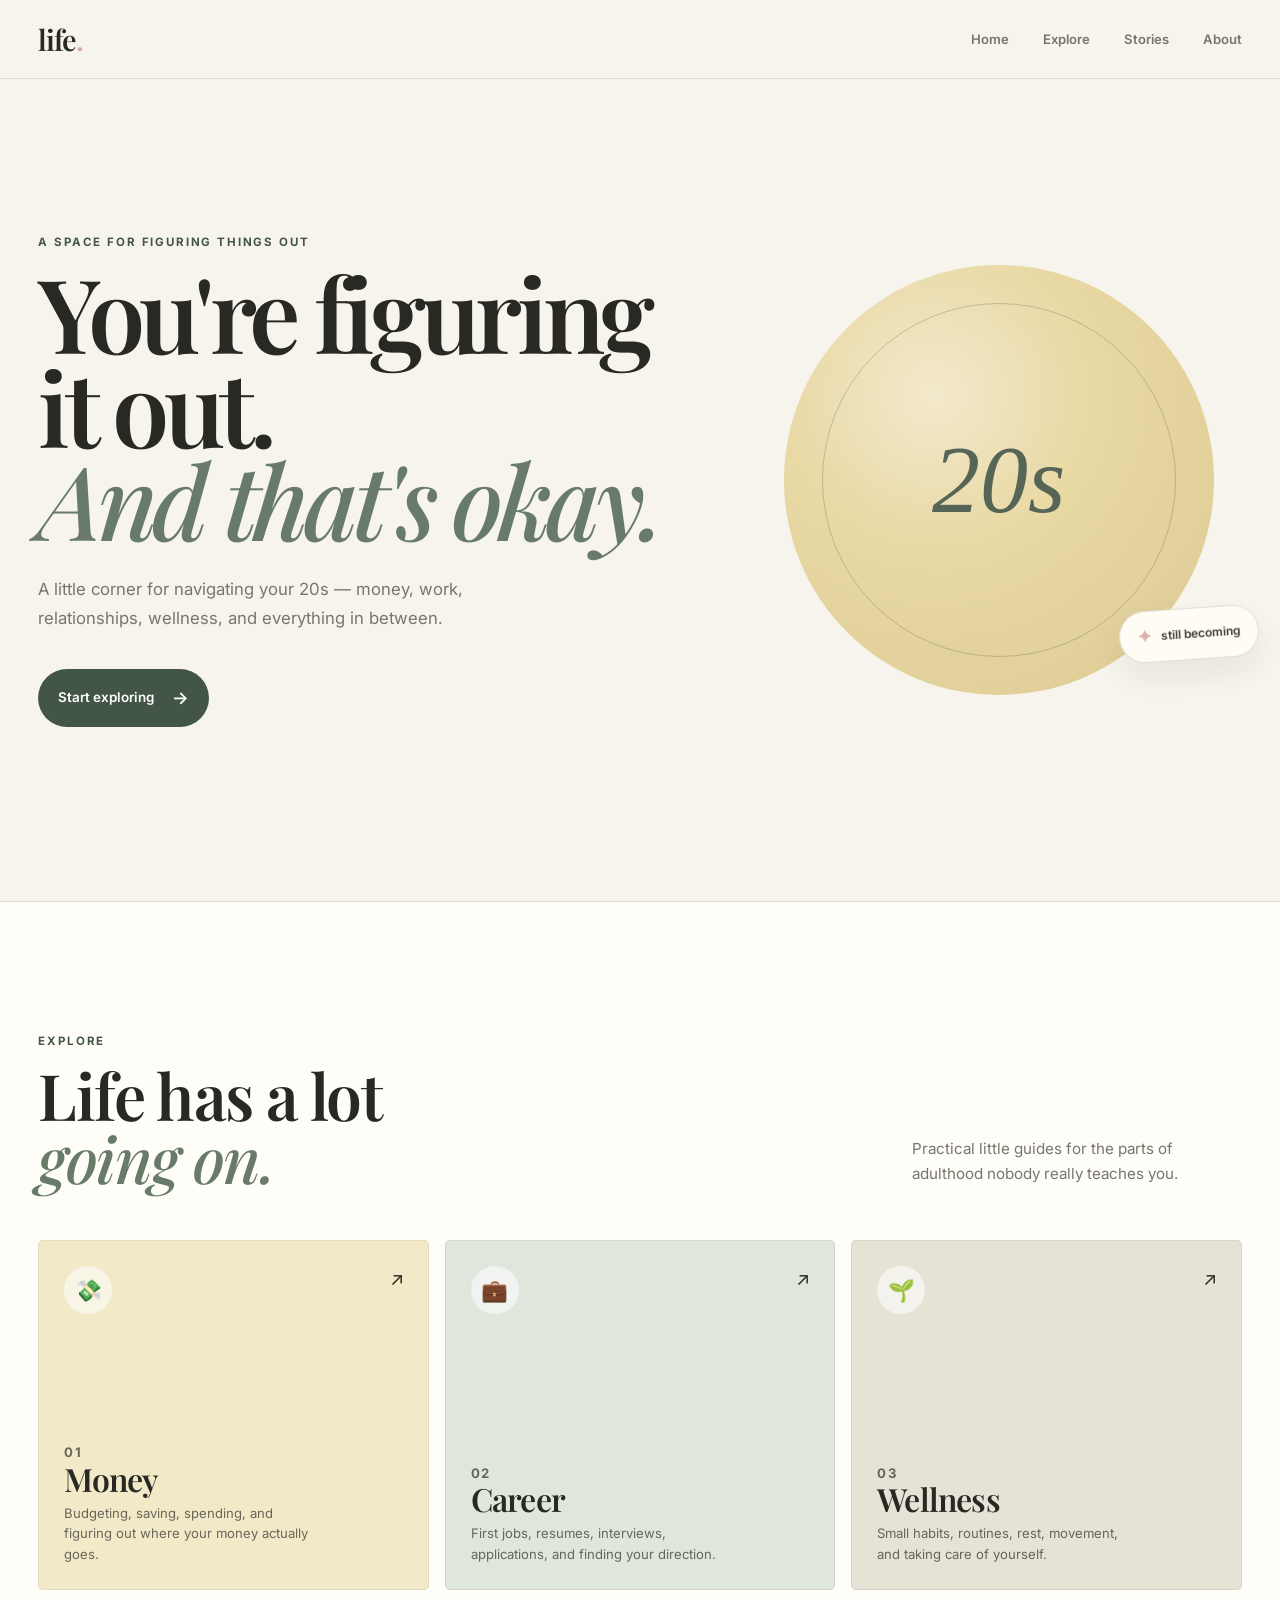
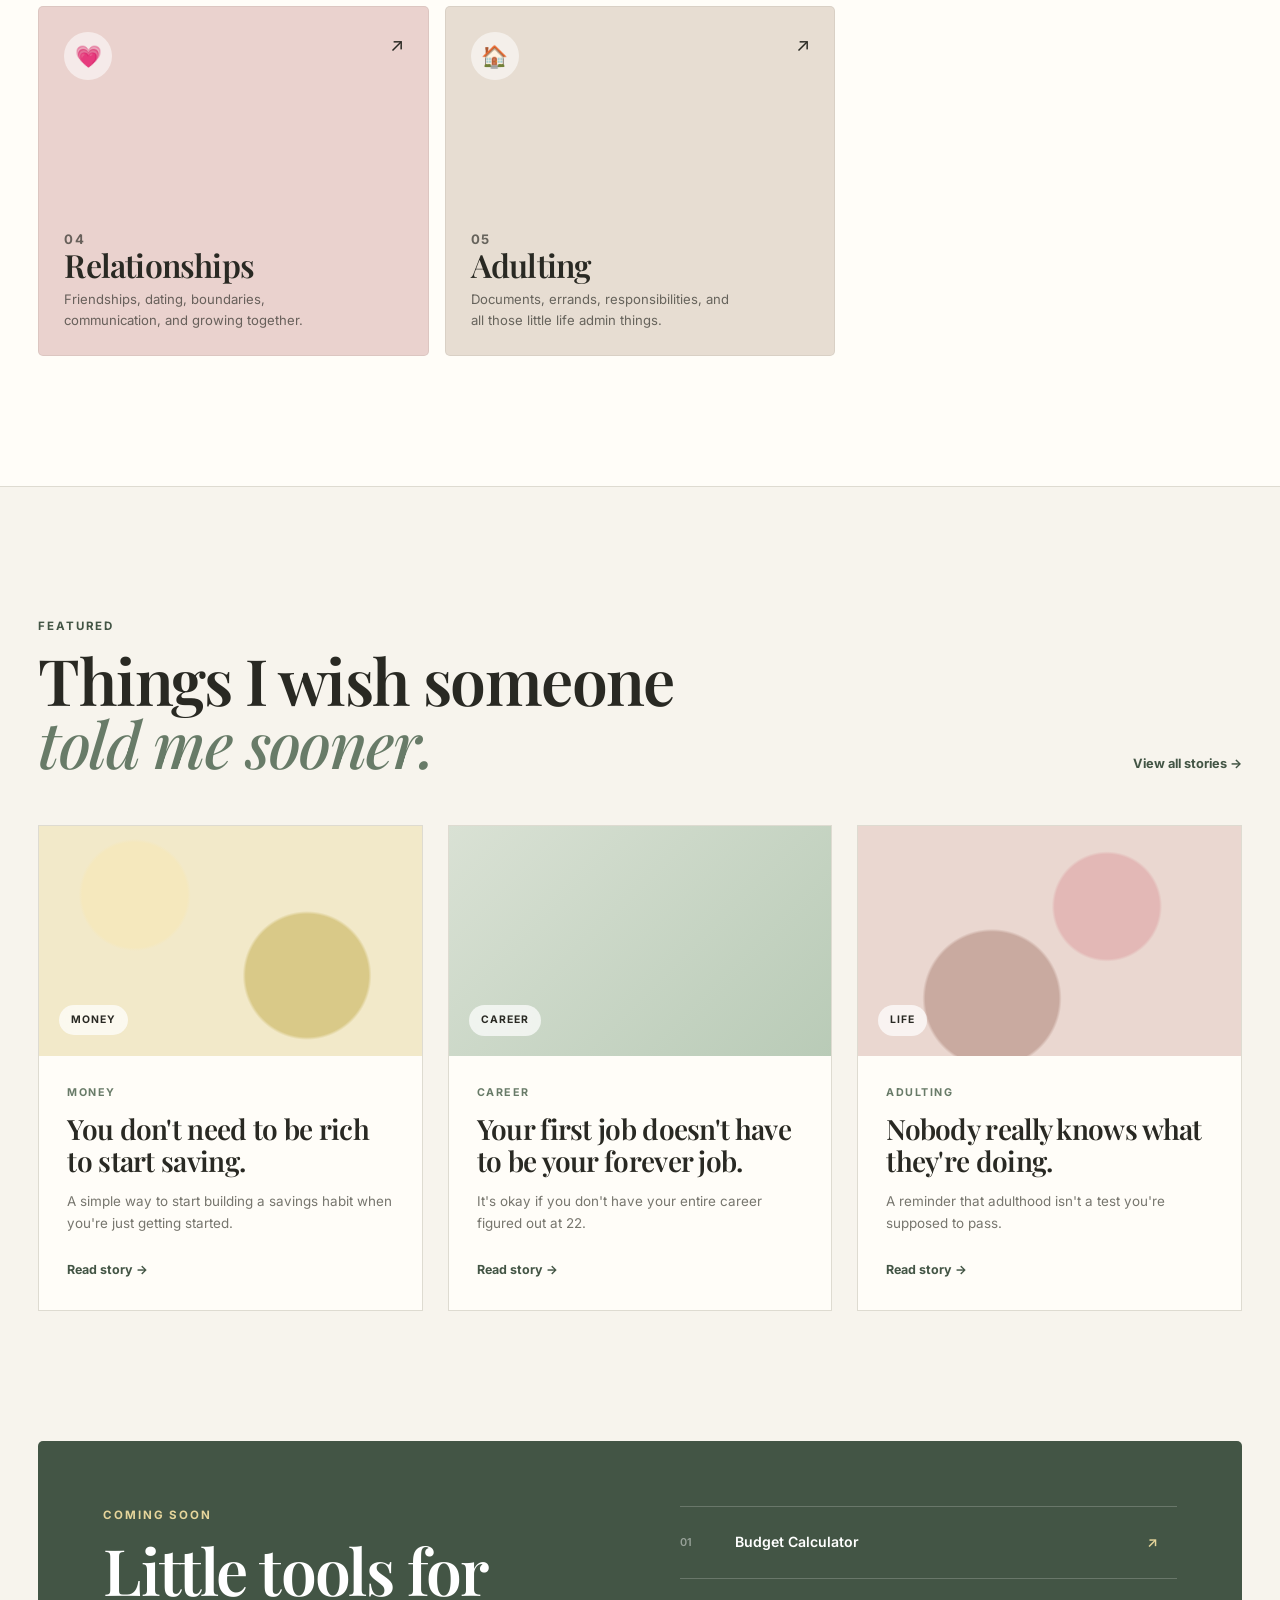
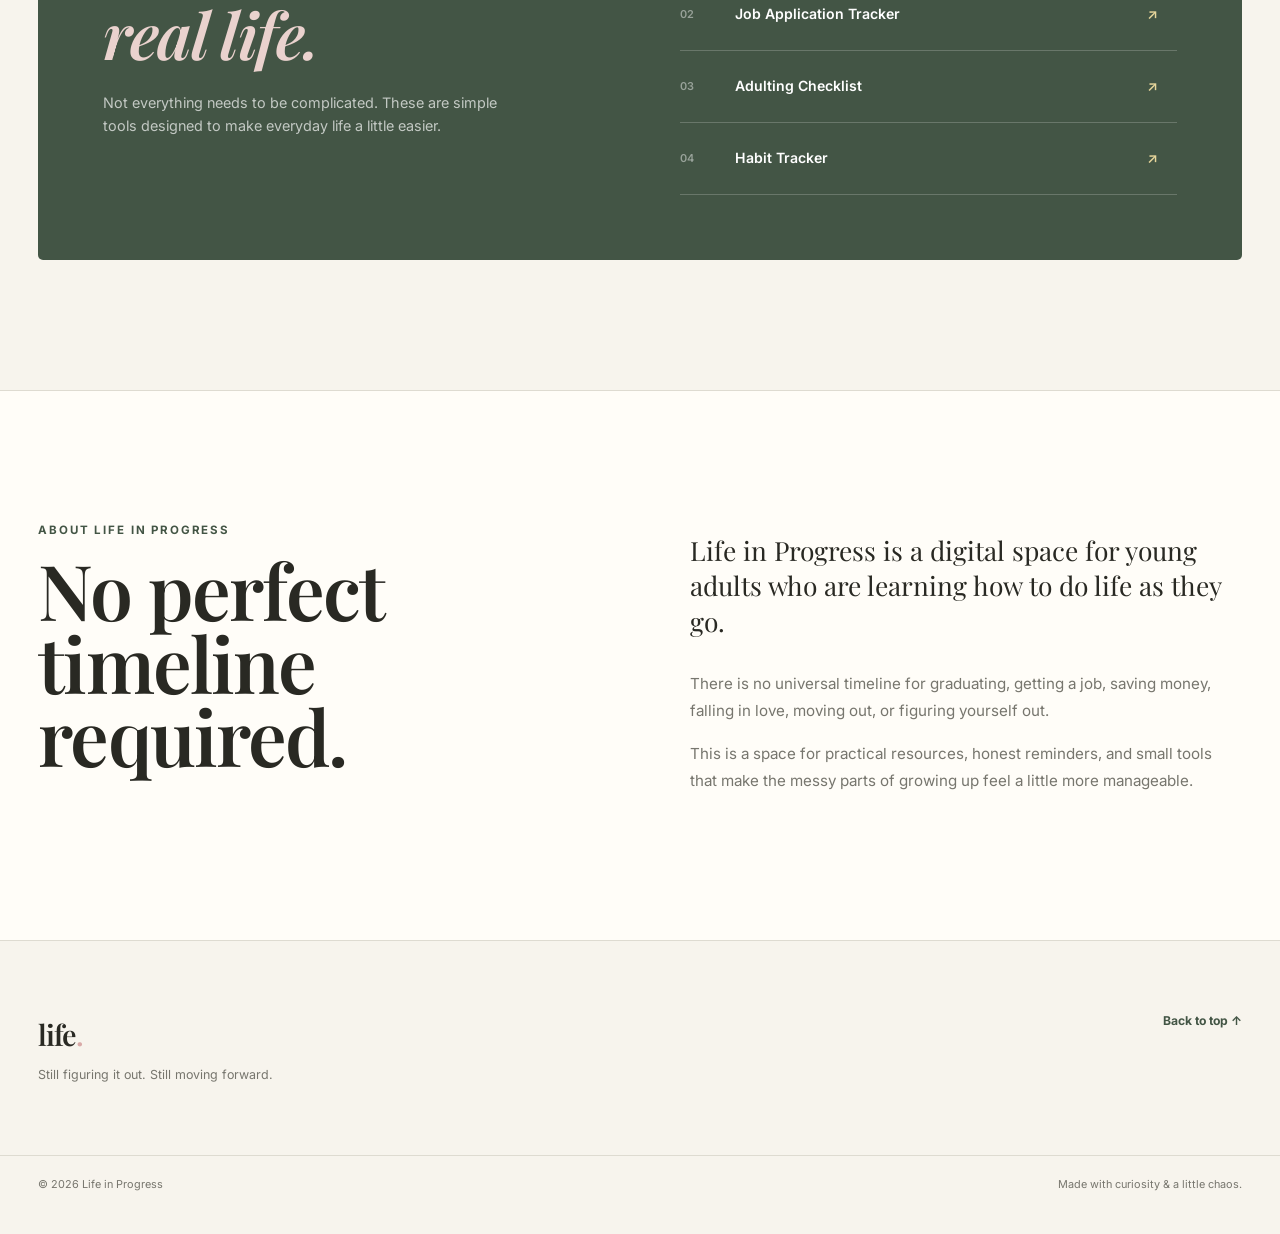
<file: home.html>
<!DOCTYPE html>
<html lang="en">
<head>
    <meta charset="UTF-8">
    <meta name="viewport" content="width=device-width, initial-scale=1.0">

    <title>Life in Progress</title>

    <!-- Google Fonts -->
    <link rel="preconnect" href="https://fonts.googleapis.com">
    <link rel="preconnect" href="https://fonts.gstatic.com" crossorigin>    

   <link href="https://fonts.googleapis.com/css2?family=Inter:wght@400;500;600;700&family=Playfair+Display:ital,wght@0,400;0,500;0,600;0,700;1,400;1,500;1,600;1,700&display=swap" 
   rel="stylesheet" >

    <link rel="stylesheet" href="style.css">

</head>

<body>

    <!-- =========================
         HEADER
    ========================== -->
    <header class="site-header">
    <div class="container header-inner">

        <a href="home.html" class="logo">
            life<span>.</span>
        </a>

        <nav class="main-nav">
            <a href="#home">Home</a>
            <a href="#explore">Explore</a>
            <a href="#featured">Stories</a>
            <a href="#about">About</a>
        </nav>

    </div>
</header>


    <!-- =========================
         HERO
    ========================== -->
    <main>

        <section class="hero" id="home">
            <div class="container hero-grid">

                <div class="hero-content">

                    <p class="eyebrow">
                        A SPACE FOR FIGURING THINGS OUT
                    </p>

                    <h1>
                        You're figuring it out.
                        <br>
                        <em>And that's okay.</em>
                    </h1>

                    <p class="hero-text">
                        A little corner for navigating your 20s —
                        money, work, relationships, wellness,
                        and everything in between.
                    </p>

                    <a href="#explore" class="primary-button">
                        Start exploring
                        <span>→</span>
                    </a>

                </div>

                <div class="hero-decoration">

    <div class="hero-circle">

        <div class="hero-note">
            <span>✦</span>
            still becoming
        </div>

    </div>

</div>
        </section>


        <!-- =========================
             EXPLORE
        ========================== -->
        <section class="explore-section" id="explore">

            <div class="container">

                <div class="section-heading">
                    <div>
                        <p class="eyebrow">EXPLORE</p>

                        <h2>
                            Life has a lot
                            <br>
                            <em>going on.</em>
                        </h2>
                    </div>

                    <p class="section-intro">
                        Practical little guides for the parts
                        of adulthood nobody really teaches you.
                    </p>
                </div>


                <div class="category-grid">

                    <!-- Money -->
                    <a href="#" class="category-card money-card">

                        <div class="category-icon">
                            💸
                        </div>

                        <div class="category-content">
                            <p class="category-label">
                                01
                            </p>

                            <h3>
                                Money
                            </h3>

                            <p>
                                Budgeting, saving, spending,
                                and figuring out where your
                                money actually goes.
                            </p>
                        </div>

                        <span class="card-arrow">↗</span>

                    </a>


                    <!-- Career -->
                    <a href="#" class="category-card career-card">

                        <div class="category-icon">
                            💼
                        </div>

                        <div class="category-content">
                            <p class="category-label">
                                02
                            </p>

                            <h3>
                                Career
                            </h3>

                            <p>
                                First jobs, resumes, interviews,
                                applications, and finding your
                                direction.
                            </p>
                        </div>

                        <span class="card-arrow">↗</span>

                    </a>


                    <!-- Wellness -->
                    <a href="#" class="category-card wellness-card">

                        <div class="category-icon">
                            🌱
                        </div>

                        <div class="category-content">
                            <p class="category-label">
                                03
                            </p>

                            <h3>
                                Wellness
                            </h3>

                            <p>
                                Small habits, routines, rest,
                                movement, and taking care of
                                yourself.
                            </p>
                        </div>

                        <span class="card-arrow">↗</span>

                    </a>


                    <!-- Relationships -->
                    <a href="relationship card/relationships.html" class="category-card relationship-card">

                        <div class="category-icon">
                            💗
                        </div>

                        <div class="category-content">
                            <p class="category-label">
                                04
                            </p>

                            <h3>
                                Relationships
                            </h3>

                            <p>
                                Friendships, dating, boundaries,
                                communication, and growing
                                together.
                            </p>
                        </div>

                        <span class="card-arrow">↗</span>

                    </a>


                    <!-- Adulting -->
                    <a href="#" class="category-card adulting-card">

                        <div class="category-icon">
                            🏠
                        </div>

                        <div class="category-content">
                            <p class="category-label">
                                05
                            </p>

                            <h3>
                                Adulting
                            </h3>

                            <p>
                                Documents, errands, responsibilities,
                                and all those little life admin things.
                            </p>
                        </div>

                        <span class="card-arrow">↗</span>

                    </a>

                </div>

            </div>

        </section>


        <!-- =========================
             FEATURED STORIES
        ========================== -->
        <section class="featured-section" id="featured">

            <div class="container">

                <div class="section-heading">

                    <div>
                        <p class="eyebrow">
                            FEATURED
                        </p>

                        <h2>
                            Things I wish someone
                            <br>
                            <em>told me sooner.</em>
                        </h2>
                    </div>

                    <a href="#" class="text-link">
                        View all stories →
                    </a>

                </div>


                <div class="article-grid">

                    <!-- Article 1 -->
                    <article class="article-card">

                        <div class="article-image article-image-one">
                            <span>money</span>
                        </div>

                        <div class="article-content">

                            <p class="article-category">
                                MONEY
                            </p>

                            <h3>
                                You don't need to be
                                rich to start saving.
                            </h3>

                            <p>
                                A simple way to start building
                                a savings habit when you're
                                just getting started.
                            </p>

                            <a href="#" class="article-link">
                                Read story →
                            </a>

                        </div>

                    </article>


                    <!-- Article 2 -->
                    <article class="article-card">

                        <div class="article-image article-image-two">
                            <span>career</span>
                        </div>

                        <div class="article-content">

                            <p class="article-category">
                                CAREER
                            </p>

                            <h3>
                                Your first job doesn't
                                have to be your forever job.
                            </h3>

                            <p>
                                It's okay if you don't have
                                your entire career figured out
                                at 22.
                            </p>

                            <a href="#" class="article-link">
                                Read story →
                            </a>

                        </div>

                    </article>


                    <!-- Article 3 -->
                    <article class="article-card">

                        <div class="article-image article-image-three">
                            <span>life</span>
                        </div>

                        <div class="article-content">

                            <p class="article-category">
                                ADULTING
                            </p>

                            <h3>
                                Nobody really knows
                                what they're doing.
                            </h3>

                            <p>
                                A reminder that adulthood
                                isn't a test you're supposed
                                to pass.
                            </p>

                            <a href="#" class="article-link">
                                Read story →
                            </a>

                        </div>

                    </article>

                </div>

            </div>

        </section>


        <!-- =========================
             TOOLS / COMING SOON
        ========================== -->
        <section class="tools-section">

            <div class="container">

                <div class="tools-box">

                    <div class="tools-intro">

                        <p class="eyebrow">
                            COMING SOON
                        </p>

                        <h2>
                            Little tools for
                            <em>real life.</em>
                        </h2>

                        <p>
                            Not everything needs to be complicated.
                            These are simple tools designed to make
                            everyday life a little easier.
                        </p>

                    </div>


                    <div class="tools-list">

                        <div class="tool-item">
                            <span class="tool-number">01</span>
                            <span>Budget Calculator</span>
                            <span class="tool-arrow">↗</span>
                        </div>

                        <div class="tool-item">
                            <span class="tool-number">02</span>
                            <span>Job Application Tracker</span>
                            <span class="tool-arrow">↗</span>
                        </div>

                        <div class="tool-item">
                            <span class="tool-number">03</span>
                            <span>Adulting Checklist</span>
                            <span class="tool-arrow">↗</span>
                        </div>

                        <div class="tool-item">
                            <span class="tool-number">04</span>
                            <span>Habit Tracker</span>
                            <span class="tool-arrow">↗</span>
                        </div>

                    </div>

                </div>

            </div>

        </section>


        <!-- =========================
             ABOUT
        ========================== -->
        <section class="about-section" id="about">

            <div class="container about-grid">

                <div>
                    <p class="eyebrow">
                        ABOUT LIFE IN PROGRESS
                    </p>

                    <h2>
                        No perfect
                        <br>
                        timeline required.
                    </h2>
                </div>

                <div class="about-content">

                    <p class="large-text">
                        Life in Progress is a digital space
                        for young adults who are learning
                        how to do life as they go.
                    </p>

                    <p>
                        There is no universal timeline for
                        graduating, getting a job, saving money,
                        falling in love, moving out, or figuring
                        yourself out.
                    </p>

                    <p>
                        This is a space for practical resources,
                        honest reminders, and small tools that
                        make the messy parts of growing up feel
                        a little more manageable.
                    </p>

                </div>

            </div>

        </section>

    </main>


    <!-- =========================
         FOOTER
    ========================== -->
    <footer class="site-footer">

        <div class="container footer-inner">

            <div>
                <a href="home.html" class="logo">
                    life<span>.</span>
                </a>

                <p>
                    Still figuring it out. Still moving forward.
                </p>
            </div>

            <div class="footer-right">

                <a href="#home">
                    Back to top ↑
                </a>

            </div>

        </div>

        <div class="container footer-bottom">
            <p>
                © 2026 Life in Progress
            </p>

            <p>
                Made with curiosity & a little chaos.
            </p>
        </div>

    </footer>


    <!-- JavaScript -->
    <script src="js.js"></script>

</body>
</html>
</file>
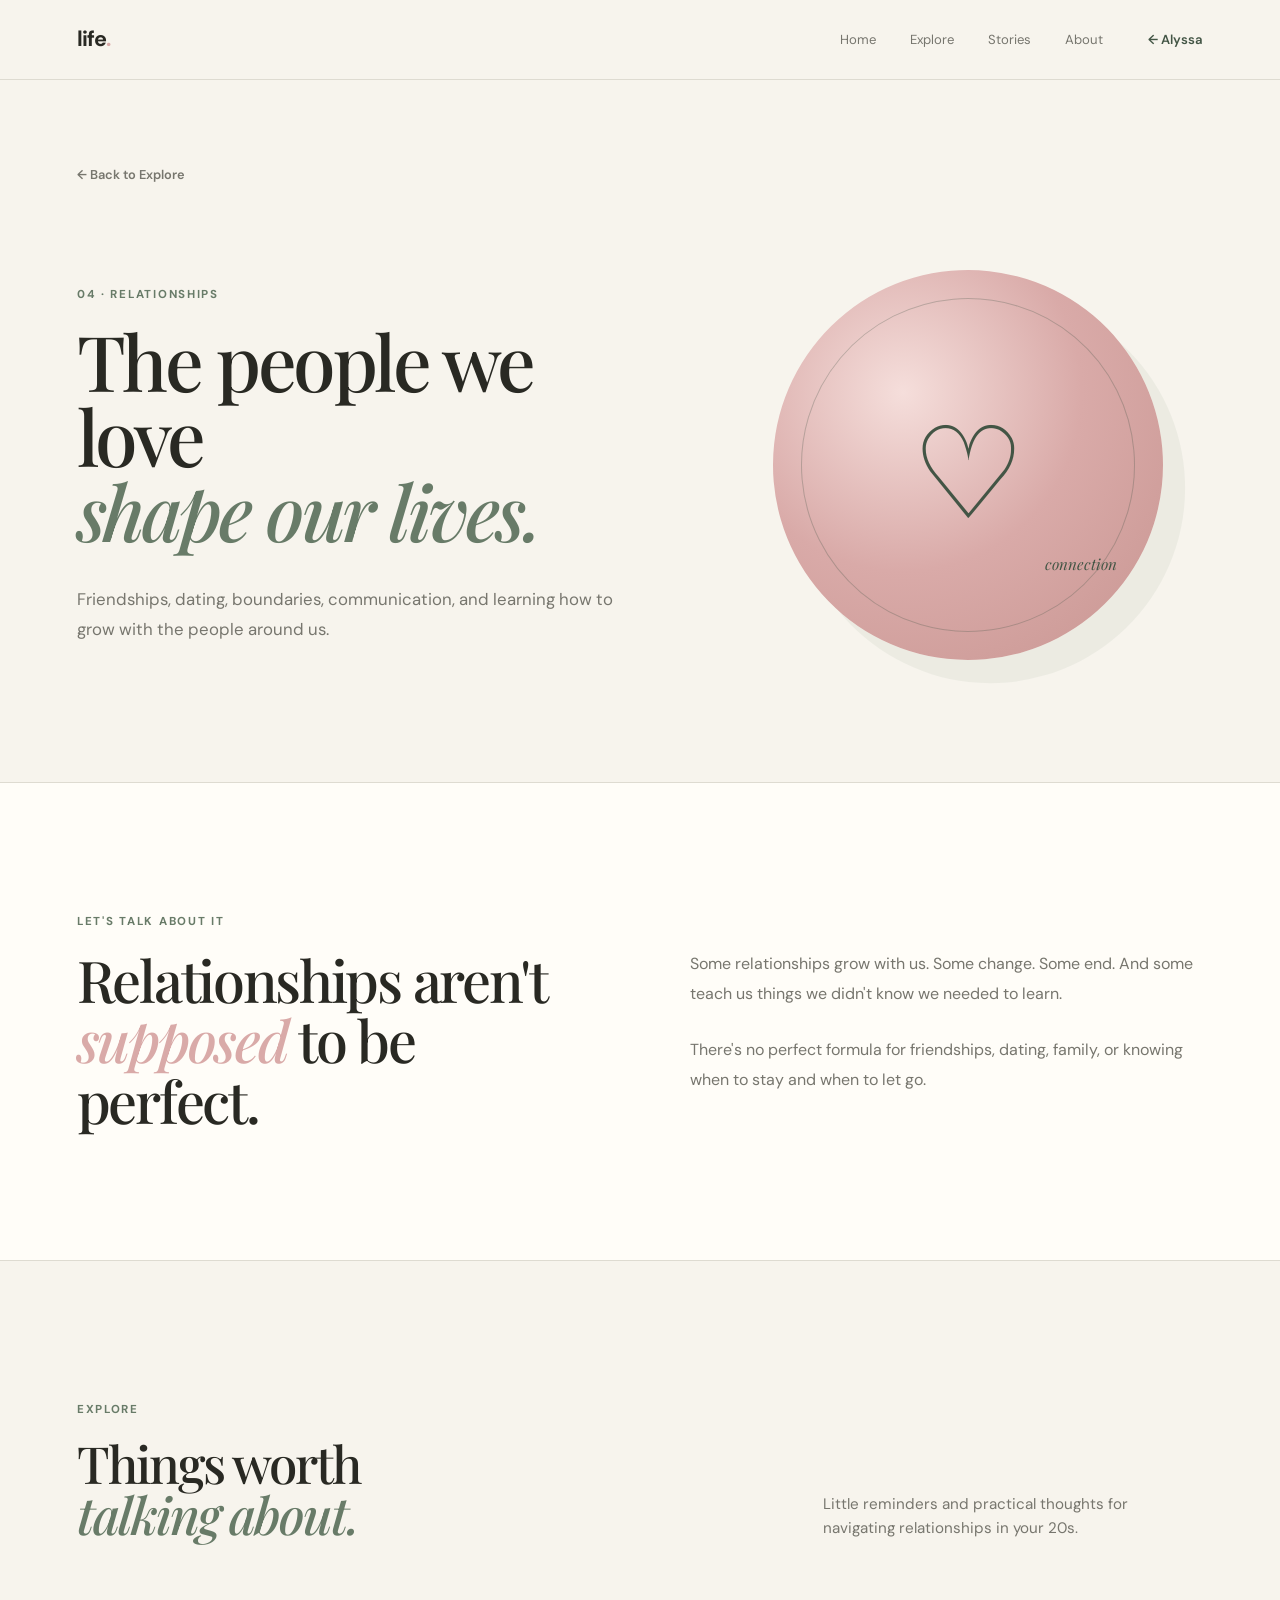
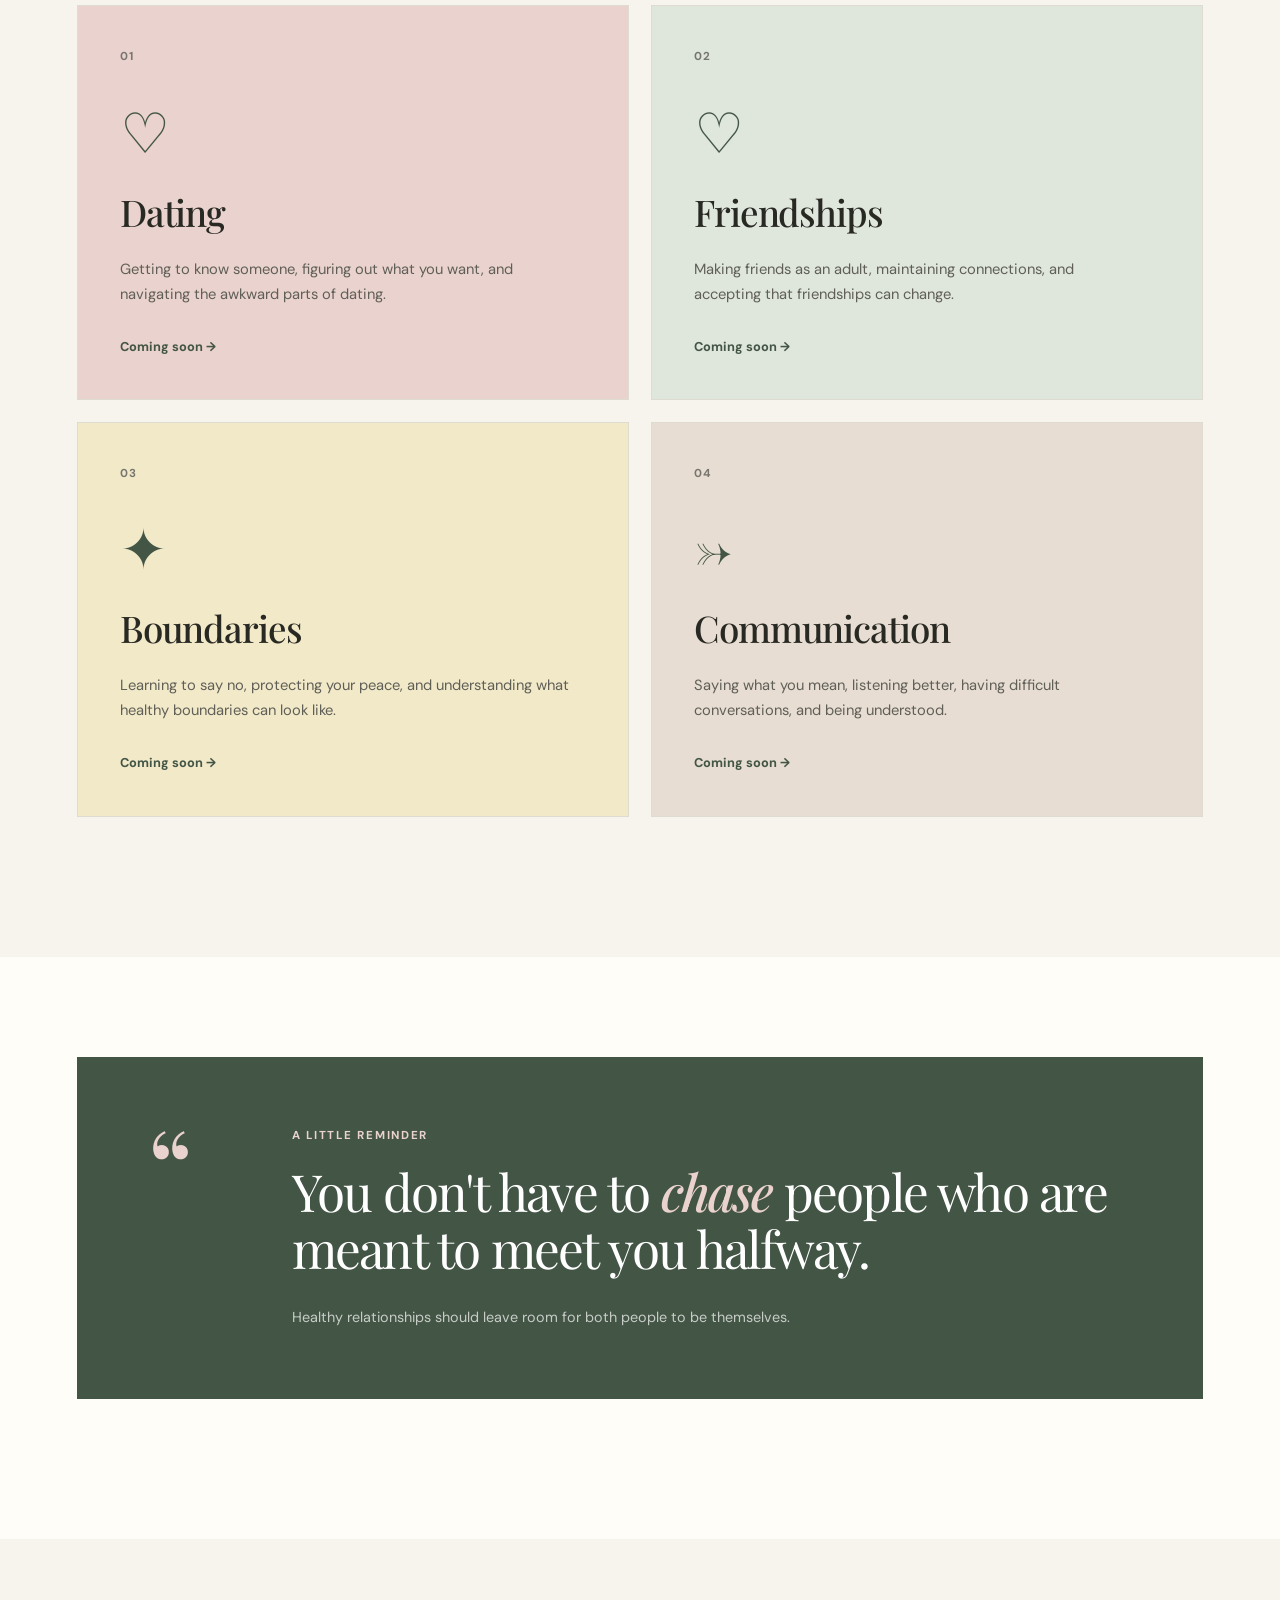
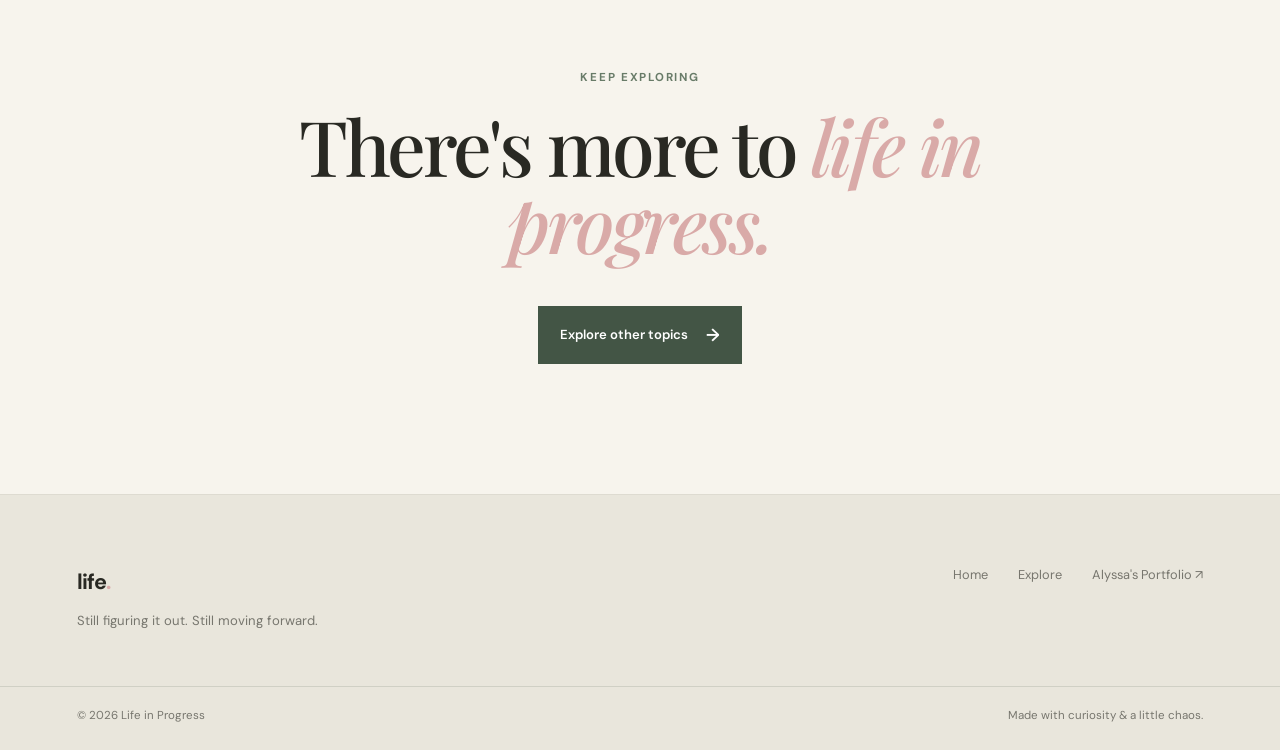
<file: relationship card/relationships.html>
<!DOCTYPE html>
<html lang="en">
<head>
    <meta charset="UTF-8">
    <meta name="viewport" content="width=device-width, initial-scale=1.0">

    <title>Relationships — Life in Progress</title>

    <!-- Google Fonts -->
    <link rel="preconnect" href="https://fonts.googleapis.com">
    <link rel="preconnect" href="https://fonts.gstatic.com" crossorigin>

    <link
        href="https://fonts.googleapis.com/css2?family=DM+Sans:wght@400;500;600;700&family=Playfair+Display:ital,wght@0,500;0,600;1,500;1,600&display=swap"
        rel="stylesheet"
    >

    <link rel="stylesheet" href="relationships.css">
</head>

<body>

    <!-- =========================
         HEADER
    ========================== -->

    <header class="site-header">

        <div class="header-inner">

            <a href="home.html" class="logo">
                life<span>.</span>
            </a>

            <nav class="main-nav">
                <a href="home.html">Home</a>
                <a href="home.html#explore">Explore</a>
                <a href="home.html#featured">Stories</a>
                <a href="home.html#about">About</a>
            </nav>

            <a href="../index.html" class="back-link">
                ← Alyssa
            </a>

        </div>

    </header>


    <!-- =========================
         MAIN
    ========================== -->

    <main>

        <!-- =========================
             PAGE HERO
        ========================== -->

        <section class="relationship-hero">

            <div class="hero-inner">

                <a href="home.html#explore" class="back-category">
                    ← Back to Explore
                </a>

                <div class="hero-content">

                    <div class="hero-text">

                        <p class="eyebrow">
                            04 · RELATIONSHIPS
                        </p>

                        <h1>
                            The people we love
                            <br>
                            <em>shape our lives.</em>
                        </h1>

                        <p class="hero-description">
                            Friendships, dating, boundaries,
                            communication, and learning how
                            to grow with the people around us.
                        </p>

                    </div>


                    <div class="hero-art">

                        <div class="heart-circle">

                            <span class="heart">♡</span>

                            <span class="small-word">
                                connection
                            </span>

                        </div>

                    </div>

                </div>

            </div>

        </section>


        <!-- =========================
             INTRO
        ========================== -->

        <section class="intro-section">

            <div class="content-width">

                <p class="eyebrow">
                    LET'S TALK ABOUT IT
                </p>

                <div class="intro-grid">

                    <h2>
                        Relationships aren't
                        <em>supposed</em> to be perfect.
                    </h2>

                    <div class="intro-text">

                        <p>
                            Some relationships grow with us.
                            Some change. Some end. And some
                            teach us things we didn't know
                            we needed to learn.
                        </p>

                        <p>
                            There's no perfect formula for
                            friendships, dating, family, or
                            knowing when to stay and when to
                            let go.
                        </p>

                    </div>

                </div>

            </div>

        </section>


        <!-- =========================
             TOPICS
        ========================== -->

        <section class="topics-section">

            <div class="content-width">

                <div class="section-heading">

                    <div>

                        <p class="eyebrow">
                            EXPLORE
                        </p>

                        <h2>
                            Things worth
                            <br>
                            <em>talking about.</em>
                        </h2>

                    </div>

                    <p>
                        Little reminders and practical
                        thoughts for navigating relationships
                        in your 20s.
                    </p>

                </div>


                <div class="topic-grid">

                    <!-- Dating -->

                    <article class="topic-card dating">

                        <div class="topic-number">
                            01
                        </div>

                        <div class="topic-icon">
                            ♡
                        </div>

                        <h3>
                            Dating
                        </h3>

                        <p>
                            Getting to know someone,
                            figuring out what you want,
                            and navigating the awkward
                            parts of dating.
                        </p>

                        <a href="#" class="topic-link">
                            Coming soon →
                        </a>

                    </article>


                    <!-- Friendships -->

                    <article class="topic-card friendship">

                        <div class="topic-number">
                            02
                        </div>

                        <div class="topic-icon">
                            ♡
                        </div>

                        <h3>
                            Friendships
                        </h3>

                        <p>
                            Making friends as an adult,
                            maintaining connections,
                            and accepting that friendships
                            can change.
                        </p>

                        <a href="#" class="topic-link">
                            Coming soon →
                        </a>

                    </article>


                    <!-- Boundaries -->

                    <article class="topic-card boundaries">

                        <div class="topic-number">
                            03
                        </div>

                        <div class="topic-icon">
                            ✦
                        </div>

                        <h3>
                            Boundaries
                        </h3>

                        <p>
                            Learning to say no, protecting
                            your peace, and understanding
                            what healthy boundaries can look like.
                        </p>

                        <a href="#" class="topic-link">
                            Coming soon →
                        </a>

                    </article>


                    <!-- Communication -->

                    <article class="topic-card communication">

                        <div class="topic-number">
                            04
                        </div>

                        <div class="topic-icon">
                            →
                        </div>

                        <h3>
                            Communication
                        </h3>

                        <p>
                            Saying what you mean, listening
                            better, having difficult conversations,
                            and being understood.
                        </p>

                        <a href="#" class="topic-link">
                            Coming soon →
                        </a>

                    </article>

                </div>

            </div>

        </section>


        <!-- =========================
             FEATURED THOUGHT
        ========================== -->

        <section class="thought-section">

            <div class="content-width">

                <div class="thought-box">

                    <div class="thought-mark">
                        “
                    </div>

                    <div>

                        <p class="eyebrow">
                            A LITTLE REMINDER
                        </p>

                        <blockquote>
                            You don't have to
                            <em>chase</em> people
                            who are meant to meet you
                            halfway.
                        </blockquote>

                        <p class="thought-note">
                            Healthy relationships should
                            leave room for both people to
                            be themselves.
                        </p>

                    </div>

                </div>

            </div>

        </section>


        <!-- =========================
             FOOTER CTA
        ========================== -->

        <section class="relationship-footer">

            <div class="content-width">

                <p class="eyebrow">
                    KEEP EXPLORING
                </p>

                <h2>
                    There's more to
                    <em>life in progress.</em>
                </h2>

                <a href="home.html#explore" class="primary-button">
                    Explore other topics
                    <span>→</span>
                </a>

            </div>

        </section>

    </main>


    <!-- =========================
         FOOTER
    ========================== -->

    <footer class="site-footer">

        <div class="footer-inner">

            <div>

                <a href="home.html" class="logo">
                    life<span>.</span>
                </a>

                <p>
                    Still figuring it out.
                    Still moving forward.
                </p>

            </div>


            <div class="footer-links">

                <a href="home.html">
                    Home
                </a>

                <a href="home.html#explore">
                    Explore
                </a>

                <a href="../index.html">
                    Alyssa's Portfolio ↗
                </a>

            </div>

        </div>


        <div class="footer-bottom">

            <p>
                © 2026 Life in Progress
            </p>

            <p>
                Made with curiosity & a little chaos.
            </p>

        </div>

    </footer>

</body>
</html>
</file>
<file: style.css>
/* =========================================
   LIFE IN PROGRESS
   Main Stylesheet
========================================= */

/* ========================================
   FONTS
======================================== */

:root {
    /* Fonts */
    --font-body: "Inter", sans-serif;
    --font-heading: "Playfair Display", Georgia, serif;

    /* Colors */
    --cream: #f7f4ed;
    --paper: #fffdf8;

    --green: #687b68;
    --green-dark: #435545;
    --green-light: #dfe6dc;

    --pink: #d9aaa8;
    --pink-light: #ead2ce;

    --yellow: #e6d59b;
    --yellow-light: #f2e9c9;

    --brown: #8b735f;
    --brown-light: #e7ddd2;

    --ink: #292923;
    --muted: #77766e;

    --line: #dedbd1;

    --max-width: 1180px;

    box-sizing: border-box;
}

*,
*::before,
*::after {
    box-sizing: inherit;
}

html {
    scroll-behavior: smooth;
}

body {
    margin: 0;
    padding: 0;
    background: var(--cream);
    color: var(--ink);
    font-family: var(--font-body);
    font-weight: 400;
    line-height: 1.6;
    overflow-x: hidden;
}

a {
    color: inherit;
    text-decoration: none;
}

button,
a {
    -webkit-tap-highlight-color: transparent;
}

img {
    max-width: 100%;
    display: block;
}

.container {
    width: 100%;
    max-width: none;
    margin: 0;
    padding-left: 3vw;
    padding-right: 3vw;
}


/* =========================================
   TYPOGRAPHY
========================================= */

h1,
h2,
h3,
p {
    margin-top: 0;
}

h1,
h2,
h3 {
    font-family: var(--font-heading);
    font-weight: 600;
    letter-spacing: -0.025em;
}

h1 {
    line-height: 0.95;
}

h2 {
    line-height: 1;
}

p {
    font-family: var(--font-body);
}

.eyebrow {
    margin-bottom: 14px;

    color: var(--green-dark);

    font-family: var(--font-body);
    font-size: 0.72rem;
    font-weight: 700;

    letter-spacing: 0.16em;
    text-transform: uppercase;
}

.section-heading {
    display: flex;
    justify-content: space-between;
    align-items: flex-end;
    gap: 50px;
    margin-bottom: 50px;
}

.section-heading h2 {
    margin-bottom: 0;

    font-family: var(--font-heading);
    font-size: clamp(2.5rem, 5vw, 4.5rem);
    font-weight: 600;

    line-height: 0.98;
}

.section-heading h2 em {
    color: var(--green);
    font-weight: 500;
}

.section-intro {
    width: min(100%, 330px);
    margin-bottom: 4px;

    color: var(--muted);

    font-family: var(--font-body);
    font-size: 0.95rem;
}


/* =========================================
   HEADER
========================================= */

.site-header {
    position: relative;
    z-index: 20;
    border-bottom: 1px solid var(--line);
    background: rgba(247, 244, 237, 0.92);
    backdrop-filter: blur(12px);
}

.header-inner {
    min-height: 78px;
    display: flex;
    align-items: center;
    justify-content: space-between;

    gap: 30px;
}

.logo {
    font-family: "Playfair Display", serif;
    font-size: 1.8rem;
    font-weight: 600;
    letter-spacing: -0.04em;
}

.logo span {
    color: var(--pink);
}

.main-nav {
    display: flex;
    align-items: center;
    gap: 34px;

    margin-left: auto;
}

.main-nav a {
    position: relative;
    color: var(--muted);
    font-family: var(--font-body);
    font-size: 0.82rem;
    font-weight: 600;
    transition:
        color 0.25s ease,
        transform 0.25s ease;
}

.main-nav a::after {
    content: "";
    position: absolute;
    left: 0;
    bottom: -7px;
    width: 0;
    height: 1px;
    background: var(--green);
    transition: width 0.25s ease;
}

.main-nav a:hover {
    color: var(--ink);
}

.main-nav a:hover::after {
    width: 100%;
}



/* =========================================
   HERO
========================================= */

.hero {
    min-height: calc(100vh - 78px);
    display: flex;
    align-items: center;
    padding: 100px 0 120px;
    position: relative;
    overflow: hidden;
}

.hero-grid {
    display: grid;
    grid-template-columns: 1.15fr 0.85fr;
    align-items: center;
    gap: 60px;
}

.hero-content {
    position: relative;
    z-index: 2;
}

.hero h1 {
    max-width: 800px;
    margin-bottom: 30px;

    font-family: var(--font-heading);
    font-size: clamp(3.8rem, 8vw, 7.7rem);
    font-weight: 600;

    line-height: 0.91;
    letter-spacing: -0.055em;
}

.hero h1 em {
    color: var(--green);
    font-weight: 500;
}

.hero-text {
    max-width: 500px;

    margin-bottom: 35px;

    color: var(--muted);

    font-size: 1.05rem;

    line-height: 1.75;
}

.primary-button {
    display: inline-flex;
    align-items: center;
    gap: 18px;

    padding: 15px 20px;

    border-radius: 999px;

    background: var(--green-dark);
    color: white;

    font-size: 0.84rem;
    font-weight: 600;

    transition:
        transform 0.3s ease,
        background 0.3s ease;
}

.primary-button span {
    font-size: 1.1rem;

    transition: transform 0.3s ease;
}

.primary-button:hover {
    background: var(--green);
    transform: translateY(-3px);
}

.primary-button:hover span {
    transform: translateX(5px);
}


/* Hero Decoration */

.hero-decoration {
    position: relative;
    min-height: 500px;
    display: flex;
    align-items: center;
    justify-content: center;
}

.hero-circle {
    position: absolute;

    width: clamp(280px, 36vw, 430px);
    aspect-ratio: 1 / 1;

    left: 50%;
    top: 50%;

    transform: translate(-50%, -50%);

    border-radius: 50%;

    background:
        radial-gradient(
            circle at 35% 30%,
            #f2e8c9 0%,
            var(--yellow) 40%,
            #d8c58a 100%
        );

    opacity: 0.9;
}

.hero-circle::before {
    content: "";
    position: absolute;
    inset: 38px;
    border: 1px solid rgba(67, 85, 69, 0.3);
    border-radius: 50%;
}

.hero-circle::after {
    content: "20s";
    position: absolute;
    left: 50%;
    top: 50%;
    transform: translate(-50%, -50%);
    color: var(--green-dark);
    font-family: 'Fraunces';
    font-size: 6rem;
    font-style: italic;
    font-weight: 500;
}

.hero-note {
    position: absolute;

    right: -45px;
    bottom: 35px;

    display: flex;
    align-items: center;
    gap: 9px;

    padding: 11px 17px;

    background: var(--paper);

    border: 1px solid var(--line);
    border-radius: 999px;

    box-shadow: 0 15px 35px rgba(40, 40, 30, 0.08);

    font-size: 0.75rem;
    font-weight: 600;

    white-space: nowrap;

    transform: rotate(-4deg);

    z-index: 3;
}

.hero-note span {
    color: var(--pink);
    font-size: 1.1rem;
}


/* =========================================
   EXPLORE
========================================= */

.explore-section {
    padding: 130px 0;

    background: var(--paper);

    border-top: 1px solid var(--line);
    border-bottom: 1px solid var(--line);
}

.category-grid {
    display: grid;

    grid-template-columns: repeat(6, 1fr);

    gap: 16px;
}

.category-card {
    min-height: 350px;

    position: relative;

    display: flex;
    flex-direction: column;

    justify-content: space-between;

    padding: 25px;

    border: 1px solid rgba(50, 50, 40, 0.08);
    border-radius: 5px;

    overflow: hidden;

    transition:
        transform 0.35s ease,
        box-shadow 0.35s ease;
}

.category-card:nth-child(1),
.category-card:nth-child(2) {
    grid-column: span 2;
}

.category-card:nth-child(3),
.category-card:nth-child(4),
.category-card:nth-child(5) {
    grid-column: span 2;
}

.category-card:hover {
    transform: translateY(-7px);

    box-shadow: 0 20px 40px rgba(40, 40, 30, 0.09);
}

.money-card {
    background: var(--yellow-light);
}

.career-card {
    background: var(--green-light);
}

.wellness-card {
    background: #e6e2d5;
}

.relationship-card {
    background: var(--pink-light);
}

.adulting-card {
    background: var(--brown-light);
}

.category-icon {
    width: 48px;
    height: 48px;

    display: flex;
    align-items: center;
    justify-content: center;

    border-radius: 50%;

    background: rgba(255, 255, 255, 0.55);

    font-size: 1.35rem;
}

.category-label {
    margin-bottom: 8px;

    color: rgba(41, 41, 35, 0.5);

    font-size: 0.68rem;
    font-weight: 700;

    letter-spacing: 0.12em;
}

.category-content h3 {
    margin-bottom: 8px;

    font-family: "Playfair Display", serif;

    font-size: 2rem;

    line-height: 1;
}

.category-content p {
    max-width: 260px;

    margin-bottom: 0;

    color: rgba(41, 41, 35, 0.68);

    font-size: 0.82rem;

    line-height: 1.55;
}

.card-arrow {
    position: absolute;

    top: 23px;
    right: 24px;

    font-size: 1.15rem;

    transition: transform 0.3s ease;
}

.category-card:hover .card-arrow {
    transform: translate(4px, -4px);
}


/* =========================================
   FEATURED STORIES
========================================= */

.featured-section {
    padding: 130px 0;
}

.text-link {
    color: var(--green-dark);

    font-size: 0.8rem;
    font-weight: 700;

    white-space: nowrap;

    transition: transform 0.25s ease;
}

.text-link:hover {
    transform: translateX(5px);
}

.article-grid {
    display: grid;

    grid-template-columns: repeat(3, 1fr);

    gap: 25px;
}

.article-card {
    background: var(--paper);

    border: 1px solid var(--line);

    transition:
        transform 0.3s ease,
        box-shadow 0.3s ease;
}

.article-card:hover {
    transform: translateY(-5px);

    box-shadow: 0 18px 35px rgba(40, 40, 30, 0.07);
}

.article-image {
    min-height: 230px;

    position: relative;

    display: flex;
    align-items: flex-end;

    padding: 20px;

    overflow: hidden;
}

.article-image span {
    position: relative;
    z-index: 2;

    padding: 7px 12px;

    background: rgba(255, 255, 255, 0.7);

    border-radius: 999px;

    backdrop-filter: blur(8px);

    font-size: 0.65rem;
    font-weight: 700;

    letter-spacing: 0.1em;
    text-transform: uppercase;
}

.article-image-one {
    background:
        radial-gradient(
            circle at 25% 30%,
            #f5e8bd 0 16%,
            transparent 17%
        ),
        radial-gradient(
            circle at 70% 65%,
            #d9c988 0 20%,
            transparent 21%
        ),
        var(--yellow-light);
}

.article-image-two {
    background:
        linear-gradient(
            135deg,
            #d9e1d4 0%,
            #b9cbb7 100%
        );
}

.article-image-three {
    background:
        radial-gradient(
            circle at 65% 35%,
            #e3b8b6 0 18%,
            transparent 19%
        ),
        radial-gradient(
            circle at 35% 75%,
            #c9aaa0 0 22%,
            transparent 23%
        ),
        #ead7d0;
}

.article-content {
    padding: 28px;
}

.article-category {
    margin-bottom: 12px;

    color: var(--green);

    font-size: 0.67rem;
    font-weight: 700;

    letter-spacing: 0.14em;
}

.article-content h3 {
    margin-bottom: 14px;

    font-family: var(--font-heading);

    font-size: 1.75rem;

    line-height: 1.15;
}

.article-content > p:not(.article-category) {
    margin-bottom: 22px;

    color: var(--muted);

    font-size: 0.84rem;
}

.article-link {
    color: var(--green-dark);

    font-size: 0.78rem;
    font-weight: 700;
}

.article-link:hover {
    text-decoration: underline;
}


/* =========================================
   TOOLS
========================================= */

.tools-section {
    padding: 0 0 130px;
}

.tools-box {
    display: grid;

    grid-template-columns: 1fr 1fr;

    gap: 80px;

    padding: 65px;

    background: var(--green-dark);

    color: white;

    border-radius: 5px;
}

.tools-intro .eyebrow {
    color: var(--yellow);
}

.tools-intro h2 {
    max-width: 480px;

    margin-bottom: 25px;

    font-size: clamp(2.5rem, 5vw, 4rem);

    line-height: 1;
}

.tools-intro h2 em {
    color: var(--pink-light);
}

.tools-intro > p:last-child {
    max-width: 430px;

    color: rgba(255, 255, 255, 0.68);

    font-size: 0.9rem;
}

.tools-list {
    border-top: 1px solid rgba(255, 255, 255, 0.2);
}

.tool-item {
    min-height: 72px;

    display: grid;

    grid-template-columns: 45px 1fr 30px;

    align-items: center;

    gap: 10px;

    border-bottom: 1px solid rgba(255, 255, 255, 0.2);

    font-size: 0.88rem;
    font-weight: 600;
}

.tool-number {
    color: rgba(255, 255, 255, 0.45);

    font-size: 0.68rem;
}

.tool-arrow {
    color: var(--yellow);

    transition: transform 0.25s ease;
}

.tool-item:hover .tool-arrow {
    transform: translate(4px, -4px);
}


/* =========================================
   ABOUT
========================================= */

.about-section {
    padding: 130px 0;

    background: var(--paper);

    border-top: 1px solid var(--line);
}

.about-grid {
    display: grid;

    grid-template-columns: 1fr 1fr;

    gap: 100px;
}

.about-section h2 {
    margin-bottom: 0;

    font-size: clamp(3rem, 6vw, 5.5rem);

    line-height: 0.95;
}

.about-content {
    padding-top: 12px;
}

.about-content p {
    max-width: 550px;

    color: var(--muted);

    font-size: 0.95rem;

    line-height: 1.8;
}

.about-content .large-text {
    margin-bottom: 30px;

    color: var(--ink);

    font-family: "Playfair Display", serif;

    font-size: 1.65rem;

    line-height: 1.35;
}


/* =========================================
   FOOTER
========================================= */

.site-footer {
    padding: 70px 0 30px;

    background: var(--cream);

    border-top: 1px solid var(--line);
}

.footer-inner {
    display: flex;

    justify-content: space-between;

    gap: 40px;
}

.footer-inner .logo {
    display: inline-block;

    margin-bottom: 8px;
}

.footer-inner p {
    margin-bottom: 0;

    color: var(--muted);

    font-size: 0.78rem;
}

.footer-right {
    display: flex;
    align-items: flex-start;

    gap: 30px;
}

.footer-right a {
    color: var(--green-dark);

    font-size: 0.76rem;
    font-weight: 700;
}

.footer-right a:hover {
    text-decoration: underline;
}

.footer-bottom {
    display: flex;

    justify-content: space-between;

    margin-top: 70px;
    padding-top: 20px;

    border-top: 1px solid var(--line);

    color: var(--muted);

    font-size: 0.68rem;
}


/* =========================================
   SCROLL ANIMATION
========================================= */

.category-card,
.article-card,
.tools-box,
.about-grid {
    opacity: 1;
}


/* =========================================
   RESPONSIVE
========================================= */

@media (max-width: 950px) {

    .main-nav {
        gap: 20px;
    }

    .hero-grid {
        grid-template-columns: 1fr;
    }

    .hero {
        padding-top: 80px;
    }

    .hero-decoration {
        min-height: 360px;
    }

    .category-grid {
        grid-template-columns: repeat(2, 1fr);
    }

    .category-card:nth-child(1),
    .category-card:nth-child(2),
    .category-card:nth-child(3),
    .category-card:nth-child(4),
    .category-card:nth-child(5) {
        grid-column: span 1;
    }

    .article-grid {
        grid-template-columns: 1fr;
    }

    .article-image {
        min-height: 280px;
    }

    .tools-box {
        grid-template-columns: 1fr;

        gap: 50px;

        padding: 50px;
    }

    .about-grid {
        grid-template-columns: 1fr;
        gap: 50px;
    }
}


@media (max-width: 700px) {

    .container {
        width: min(calc(100% - 32px), var(--max-width));
    }

    .header-inner {
        min-height: 70px;
    }

    .main-nav {
        display: none;
    }

    .hero {
        min-height: auto;

        padding: 80px 0 90px;
    }

    .hero h1 {
        font-size: clamp(3.2rem, 15vw, 5rem);
    }

    .hero-text {
        font-size: 0.95rem;
    }

    .hero-decoration {
        min-height: 340px;
    }

    .hero-circle::after {
        font-size: 4rem;
    }

    .explore-section,
    .featured-section,
    .about-section {
        padding: 90px 0;
    }

    .tools-section {
        padding-bottom: 90px;
    }

    .section-heading {
        flex-direction: column;

        align-items: flex-start;

        gap: 25px;

        margin-bottom: 35px;
    }

    .section-heading h2 {
        font-size: 3rem;
    }

    .section-intro {
        width: 100%;
    }

    .category-grid {
        grid-template-columns: 1fr;
    }

    .category-card:nth-child(1),
    .category-card:nth-child(2),
    .category-card:nth-child(3),
    .category-card:nth-child(4),
    .category-card:nth-child(5) {
        grid-column: span 1;
    }

    .category-card {
        min-height: 290px;
    }

    .article-grid {
        gap: 18px;
    }

    .article-image {
        min-height: 220px;
    }

    .tools-box {
        padding: 35px 25px;
    }

    .tools-intro h2 {
        font-size: 3rem;
    }

    .about-section h2 {
        font-size: 3.3rem;
    }

    .footer-inner {
        flex-direction: column;
    }

    .footer-right {
        flex-direction: column;

        gap: 12px;
    }

    .footer-bottom {
        flex-direction: column;

        gap: 5px;

        margin-top: 45px;
    }
}


@media (max-width: 420px) {

    .back-link {
        padding: 7px 10px;
        font-size: 0.7rem;
    }

    .logo {
        font-size: 1.6rem;
    }

    .hero h1 {
        font-size: 3.1rem;
    }
    .hero-decoration {
    min-height: 320px;
}

    .category-content h3 {
        font-size: 1.8rem;
    }

    .article-content {
        padding: 22px;
    }

    .tool-item {
        grid-template-columns: 35px 1fr 20px;

        font-size: 0.8rem;
    }
}

/* =========================================
   TELL ME ABOUT IT
========================================= */

.tell-section {
    padding: 120px 0;
}

.tell-box {
    display: grid;
    grid-template-columns: 0.9fr 1.1fr;
    gap: 80px;
    padding: 70px;
    background: var(--green-light);
    border-radius: 4px;
}

.tell-intro {
    max-width: 430px;
}

.tell-intro h2 {
    margin: 18px 0 24px;
    font-size: clamp(2.4rem, 4vw, 4rem);
    line-height: 1.05;
}

.tell-intro h2 em {
    font-weight: 400;
}

.tell-intro > p:not(.eyebrow) {
    color: var(--green-dark);
    font-size: 1rem;
    line-height: 1.8;
    max-width: 390px;
}

.tell-note {
    display: inline-block;
    margin-top: 20px;
    color: var(--green-dark);
    font-size: 0.8rem;
    font-weight: 600;
}

.story-form {
    display: flex;
    flex-direction: column;
    gap: 22px;
}

.form-group {
    display: flex;
    flex-direction: column;
    gap: 9px;
}

.form-group label {
    color: var(--green-dark);
    font-size: 0.78rem;
    font-weight: 700;
    letter-spacing: 0.04em;
}

.form-group label span {
    font-weight: 400;
    opacity: 0.7;
}

.form-group input,
.form-group select,
.form-group textarea {
    width: 100%;
    box-sizing: border-box;
    padding: 15px 17px;
    border: 1px solid rgba(67, 85, 69, 0.22);
    border-radius: 2px;
    background: rgba(255, 253, 248, 0.8);
    color: var(--ink);
    font-family: var(--font-body);
    font-size: 0.9rem;
    outline: none;
    transition:
        border-color 0.25s ease,
        background 0.25s ease;
}

.form-group textarea {
    min-height: 150px;
    resize: vertical;
}

.form-group input:focus,
.form-group select:focus,
.form-group textarea:focus {
    border-color: var(--green-dark);
    background: var(--paper);
}

.anonymous-option {
    display: flex;
    align-items: center;
    gap: 10px;
    color: var(--green-dark);
    font-size: 0.82rem;
    cursor: pointer;
}

.anonymous-option input {
    width: 16px;
    height: 16px;
    accent-color: var(--green-dark);
}

.story-submit {
    width: fit-content;
    border: none;
    cursor: pointer;
}

.story-submit:disabled {
    opacity: 0.6;
    cursor: wait;
}

.story-status {
    min-height: 24px;
    margin: 0;
    color: var(--green-dark);
    font-size: 0.85rem;
    line-height: 1.6;
}

.story-status.error {
    color: #8a4f4f;
}


/* =========================================
   TELL ME ABOUT IT — RESPONSIVE
========================================= */

@media (max-width: 800px) {

    .tell-section {
        padding: 80px 0;
    }

    .tell-box {
        grid-template-columns: 1fr;
        gap: 45px;
        padding: 40px 28px;
    }

    .tell-intro h2 {
        font-size: 2.5rem;
    }

    .story-submit {
        width: 100%;
        justify-content: center;
    }

}
</file>
<file: relationship card/relationships.css>
/* =========================
   RESET
========================= */

* {
    margin: 0;
    padding: 0;
    box-sizing: border-box;
}

html {
    scroll-behavior: smooth;
}

body {
    background: #f7f4ed;
    color: #292923;

    font-family: "DM Sans", sans-serif;

    line-height: 1.6;
}

a {
    color: inherit;
    text-decoration: none;
}


/* =========================
   VARIABLES
========================= */

:root {

    --cream: #f7f4ed;
    --paper: #fffdf8;

    --green: #687b68;
    --green-dark: #435545;
    --green-light: #dfe6dc;

    --pink: #d9aaa8;
    --pink-light: #ead2ce;

    --yellow: #e6d59b;
    --yellow-light: #f2e9c9;

    --brown: #8b735f;
    --brown-light: #e7ddd2;

    --ink: #292923;
    --muted: #77766e;

    --line: #dedbd1;
}


/* =========================
   HEADER
========================= */

.site-header {
    width: 100%;

    background: rgba(247, 244, 237, 0.94);

    border-bottom: 1px solid var(--line);

    position: sticky;
    top: 0;

    z-index: 100;

    backdrop-filter: blur(10px);
}

.header-inner {
    width: 100%;

    padding: 22px 6vw;

    display: flex;
    align-items: center;
    justify-content: space-between;
}

.logo {
    font-size: 1.35rem;
    font-weight: 700;

    letter-spacing: -0.04em;
}

.logo span {
    color: var(--pink);
}

.main-nav {
    display: flex;
    gap: 34px;

    margin-left: auto;
    margin-right: 45px;
}

.main-nav a,
.back-link {
    font-size: 0.82rem;

    color: var(--muted);

    transition: 0.25s ease;
}

.main-nav a:hover,
.back-link:hover {
    color: var(--green-dark);
}

.back-link {
    color: var(--green-dark);

    font-weight: 600;
}


/* =========================
   GENERAL
========================= */

.hero-inner,
.content-width,
.footer-inner,
.footer-bottom {
    width: 100%;

    padding-left: 6vw;
    padding-right: 6vw;
}


/* =========================
   HERO
========================= */

.relationship-hero {
    min-height: 78vh;

    display: flex;
    align-items: center;

    padding-top: 80px;
    padding-bottom: 100px;

    overflow: hidden;
}

.back-category {
    display: inline-block;

    margin-bottom: 65px;

    color: var(--muted);

    font-size: 0.8rem;
    font-weight: 600;

    transition: 0.25s ease;
}

.back-category:hover {
    color: var(--green-dark);

    transform: translateX(-4px);
}

.hero-content {
    display: grid;

    grid-template-columns: 1.1fr 0.9fr;

    align-items: center;

    gap: 80px;
}

.eyebrow {
    margin-bottom: 18px;

    color: var(--green);

    font-size: 0.72rem;

    font-weight: 700;

    letter-spacing: 0.15em;
}

.hero-text h1 {
    max-width: 760px;

    font-family: "Playfair Display", serif;

    font-size: clamp(3.5rem, 6vw, 6.5rem);

    font-weight: 500;

    line-height: 0.98;

    letter-spacing: -0.045em;
}

.hero-text h1 em {
    color: var(--green);

    font-weight: 500;
}

.hero-description {
    max-width: 560px;

    margin-top: 35px;

    color: var(--muted);

    font-size: 1.05rem;

    line-height: 1.8;
}


/* =========================
   HERO ART
========================= */

.hero-art {
    display: flex;

    justify-content: center;
    align-items: center;

    min-height: 430px;
}

.heart-circle {
    width: 390px;
    height: 390px;

    position: relative;

    display: flex;
    align-items: center;
    justify-content: center;

    border-radius: 50%;

    background:
        radial-gradient(
            circle at 35% 30%,
            #f5dedb 0%,
            var(--pink) 48%,
            #c89591 100%
        );

    transform: rotate(-5deg);

    box-shadow:
        20px 25px 0 rgba(104, 123, 104, 0.08);
}

.heart-circle::before {
    content: "";

    position: absolute;

    inset: 28px;

    border: 1px solid rgba(67, 85, 69, 0.28);

    border-radius: 50%;
}

.heart {
    position: relative;
    z-index: 2;

    color: var(--green-dark);

    font-family: "Playfair Display", serif;

    font-size: 8rem;

    line-height: 1;

    transform: rotate(5deg);
}

.small-word {
    position: absolute;

    bottom: 75px;

    right: 55px;

    color: var(--green-dark);

    font-family: "Playfair Display", serif;

    font-size: 0.95rem;

    font-style: italic;

    transform: rotate(5deg);
}


/* =========================
   INTRO
========================= */

.intro-section {
    padding: 130px 0;

    background: var(--paper);

    border-top: 1px solid var(--line);
    border-bottom: 1px solid var(--line);
}

.intro-grid {
    display: grid;

    grid-template-columns: 1fr 1fr;

    gap: 100px;
}

.intro-grid h2 {
    max-width: 620px;

    font-family: "Playfair Display", serif;

    font-size: clamp(2.8rem, 4.5vw, 5rem);

    font-weight: 500;

    line-height: 1.05;

    letter-spacing: -0.04em;
}

.intro-grid h2 em {
    color: var(--pink);

    font-weight: 500;
}

.intro-text {
    max-width: 520px;
}

.intro-text p {
    margin-bottom: 25px;

    color: var(--muted);

    font-size: 1rem;

    line-height: 1.9;
}


/* =========================
   TOPICS
========================= */

.topics-section {
    padding: 140px 0;
}

.section-heading {
    display: flex;

    justify-content: space-between;
    align-items: flex-end;

    gap: 50px;

    margin-bottom: 65px;
}

.section-heading h2 {
    font-family: "Playfair Display", serif;

    font-size: clamp(2.8rem, 4vw, 4.8rem);

    font-weight: 500;

    line-height: 1;

    letter-spacing: -0.04em;
}

.section-heading h2 em {
    color: var(--green);

    font-weight: 500;
}

.section-heading > p {
    max-width: 380px;

    color: var(--muted);

    font-size: 0.95rem;
}


/* =========================
   TOPIC GRID
========================= */

.topic-grid {
    display: grid;

    grid-template-columns: repeat(2, 1fr);

    gap: 22px;
}

.topic-card {
    position: relative;

    min-height: 390px;

    padding: 42px;

    border: 1px solid var(--line);

    display: flex;
    flex-direction: column;

    transition:
        transform 0.3s ease,
        box-shadow 0.3s ease;
}

.topic-card:hover {
    transform: translateY(-7px);

    box-shadow: 0 20px 45px rgba(50, 50, 40, 0.08);
}

.topic-card.dating {
    background: var(--pink-light);
}

.topic-card.friendship {
    background: var(--green-light);
}

.topic-card.boundaries {
    background: var(--yellow-light);
}

.topic-card.communication {
    background: var(--brown-light);
}

.topic-number {
    color: var(--muted);

    font-size: 0.72rem;

    font-weight: 700;

    letter-spacing: 0.12em;
}

.topic-icon {
    margin-top: 35px;

    color: var(--green-dark);

    font-family: "Playfair Display", serif;

    font-size: 3.5rem;

    line-height: 1;
}

.topic-card h3 {
    margin-top: 25px;

    font-family: "Playfair Display", serif;

    font-size: 2.3rem;

    font-weight: 500;

    letter-spacing: -0.03em;
}

.topic-card > p {
    max-width: 450px;

    margin-top: 15px;

    color: #5f5f57;

    font-size: 0.92rem;

    line-height: 1.7;
}

.topic-link {
    margin-top: auto;
    padding-top: 30px;

    color: var(--green-dark);

    font-size: 0.8rem;

    font-weight: 700;
}


/* =========================
   THOUGHT
========================= */

.thought-section {
    padding: 100px 0 140px;

    background: var(--paper);
}

.thought-box {
    padding: 70px;

    background: var(--green-dark);

    color: white;

    display: grid;

    grid-template-columns: 100px 1fr;

    gap: 45px;

    align-items: start;
}

.thought-mark {
    font-family: "Playfair Display", serif;

    font-size: 7rem;

    line-height: 0.7;

    color: var(--pink-light);
}

.thought-box .eyebrow {
    color: var(--pink-light);
}

blockquote {
    max-width: 850px;

    font-family: "Playfair Display", serif;

    font-size: clamp(2rem, 4vw, 4rem);

    line-height: 1.1;

    letter-spacing: -0.035em;
}

blockquote em {
    color: var(--pink-light);

    font-weight: 500;
}

.thought-note {
    max-width: 600px;

    margin-top: 30px;

    color: rgba(255, 255, 255, 0.7);

    font-size: 0.9rem;
}


/* =========================
   FOOTER CTA
========================= */

.relationship-footer {
    padding: 130px 0;

    text-align: center;
}

.relationship-footer .eyebrow {
    margin-bottom: 20px;
}

.relationship-footer h2 {
    max-width: 850px;

    margin: 0 auto 45px;

    font-family: "Playfair Display", serif;

    font-size: clamp(3rem, 6vw, 6rem);

    font-weight: 500;

    line-height: 1;

    letter-spacing: -0.045em;
}

.relationship-footer h2 em {
    color: var(--pink);

    font-weight: 500;
}


/* =========================
   BUTTON
========================= */

.primary-button {
    display: inline-flex;

    align-items: center;
    gap: 18px;

    padding: 15px 22px;

    background: var(--green-dark);

    color: white;

    font-size: 0.82rem;

    font-weight: 600;

    transition: 0.25s ease;
}

.primary-button span {
    font-size: 1.1rem;

    transition: 0.25s ease;
}

.primary-button:hover {
    background: var(--green);

    transform: translateY(-3px);
}

.primary-button:hover span {
    transform: translateX(5px);
}


/* =========================
   FOOTER
========================= */

.site-footer {
    padding: 70px 0 25px;

    background: #e9e6dc;

    border-top: 1px solid var(--line);
}

.footer-inner {
    display: flex;

    justify-content: space-between;

    align-items: flex-start;

    padding-bottom: 55px;
}

.footer-inner p {
    margin-top: 10px;

    color: var(--muted);

    font-size: 0.82rem;
}

.footer-links {
    display: flex;

    gap: 30px;
}

.footer-links a {
    color: var(--muted);

    font-size: 0.8rem;

    transition: 0.25s ease;
}

.footer-links a:hover {
    color: var(--green-dark);
}

.footer-bottom {
    padding-top: 20px;

    border-top: 1px solid rgba(67, 85, 69, 0.15);

    display: flex;

    justify-content: space-between;

    color: var(--muted);

    font-size: 0.72rem;
}


/* =========================
   TABLET
========================= */

@media (max-width: 900px) {

    .hero-content {
        grid-template-columns: 1fr;

        gap: 60px;
    }

    .hero-art {
        min-height: 350px;
    }

    .heart-circle {
        width: 330px;
        height: 330px;
    }

    .intro-grid {
        grid-template-columns: 1fr;

        gap: 45px;
    }

    .section-heading {
        align-items: flex-start;

        flex-direction: column;
    }

    .topic-grid {
        grid-template-columns: 1fr;
    }

}


/* =========================
   MOBILE
========================= */

@media (max-width: 650px) {

    .header-inner {
        padding: 18px 5vw;
    }

    .main-nav {
        display: none;
    }

    .back-link {
        font-size: 0.75rem;
    }

    .hero-inner,
    .content-width,
    .footer-inner,
    .footer-bottom {
        padding-left: 5vw;
        padding-right: 5vw;
    }

    .relationship-hero {
        padding-top: 50px;
        padding-bottom: 80px;
    }

    .back-category {
        margin-bottom: 45px;
    }

    .hero-text h1 {
        font-size: clamp(3rem, 14vw, 4.5rem);
    }

    .hero-description {
        font-size: 0.95rem;
    }

    .hero-art {
        min-height: 280px;
    }

    .heart-circle {
        width: 260px;
        height: 260px;
    }

    .heart-circle::before {
        inset: 20px;
    }

    .heart {
        font-size: 5.5rem;
    }

    .small-word {
        bottom: 48px;
        right: 32px;

        font-size: 0.75rem;
    }

    .intro-section,
    .topics-section {
        padding: 90px 0;
    }

    .intro-grid h2 {
        font-size: 2.8rem;
    }

    .topic-card {
        min-height: 340px;

        padding: 30px;
    }

    .thought-section {
        padding: 70px 0 90px;
    }

    .thought-box {
        padding: 40px 30px;

        grid-template-columns: 1fr;

        gap: 15px;
    }

    .thought-mark {
        font-size: 5rem;
    }

    .relationship-footer {
        padding: 90px 0;
    }

    .relationship-footer h2 {
        font-size: 3rem;
    }

    .footer-inner {
        flex-direction: column;

        gap: 35px;
    }

    .footer-links {
        flex-direction: column;

        gap: 12px;
    }

    .footer-bottom {
        flex-direction: column;

        gap: 8px;
    }

}
</file>
